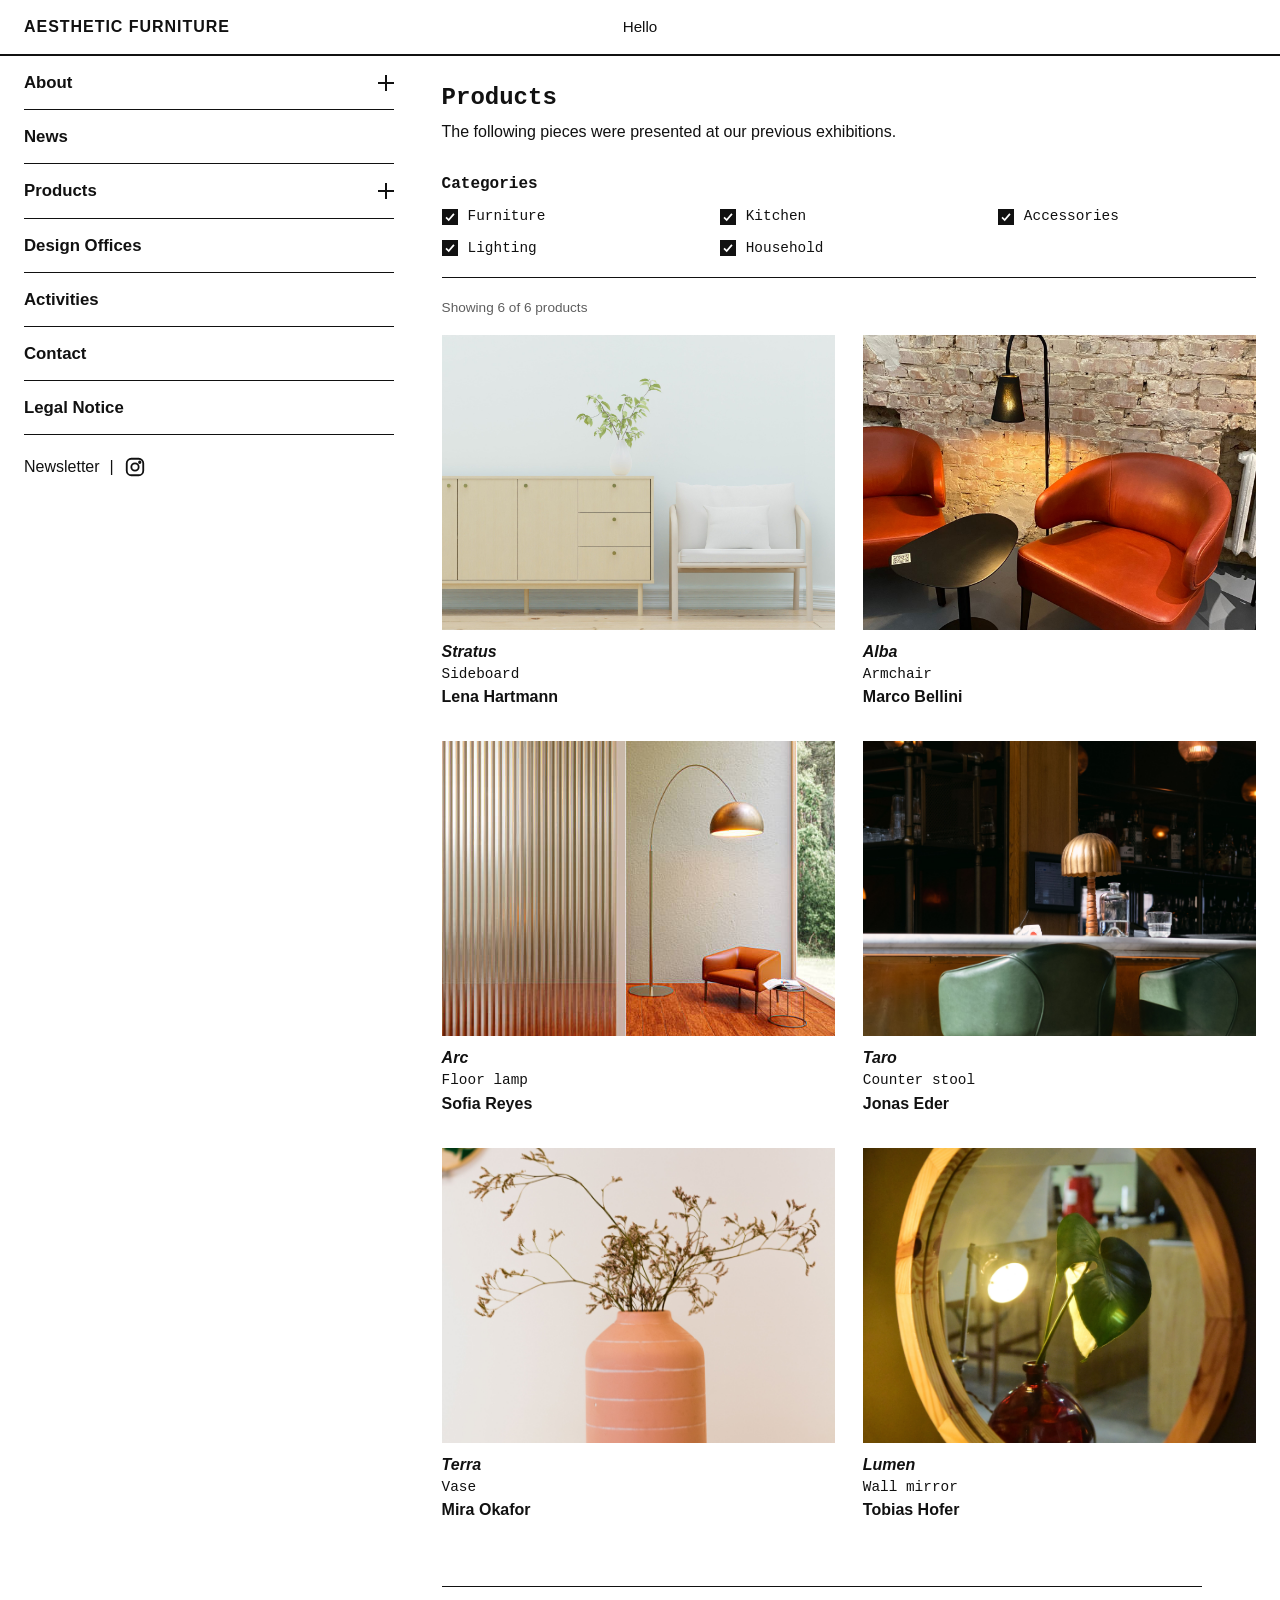
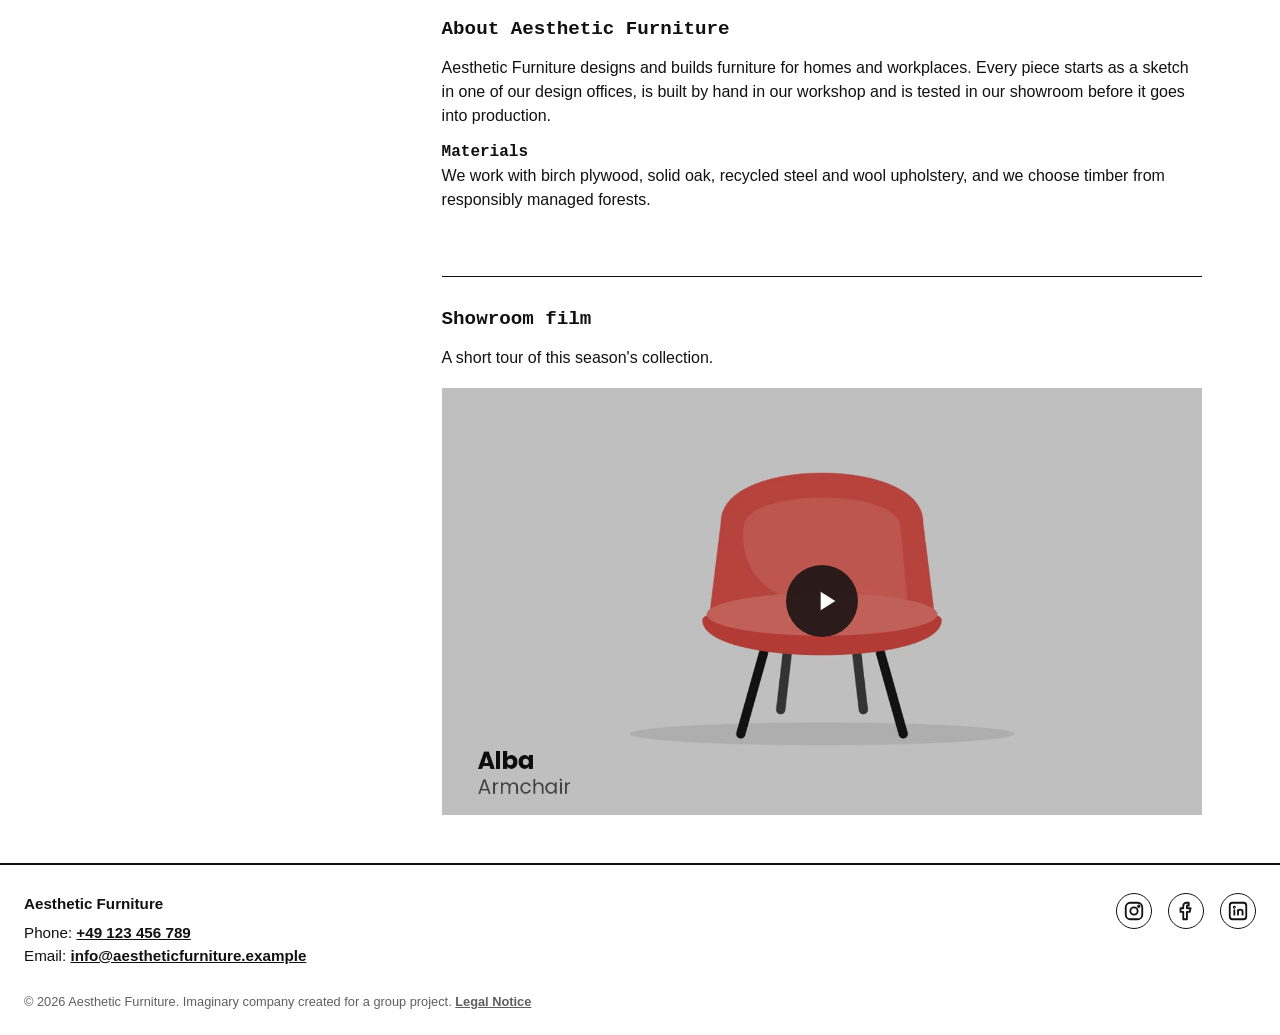
<file: index.html>
<!DOCTYPE html>
<html lang="en">
<head>
  <meta charset="UTF-8">
  <meta name="viewport" content="width=device-width, initial-scale=1.0">
  <title>Products – Aesthetic Furniture</title>
  <link rel="stylesheet" href="style.css">
  <script src="script.js" defer></script>
</head>
<body>

  <header class="site-header">
    <button class="menu-toggle" id="menuToggle" type="button" aria-label="Open menu" aria-controls="sidebarMenu" aria-expanded="false">
      <span class="icon-open" aria-hidden="true">☰</span><span class="icon-close" aria-hidden="true">✕</span>
    </button>
    <a class="logo" href="index.html">AESTHETIC FURNITURE</a>
    <span class="greeting">Hello</span>
  </header>

  <div class="layout">

    <aside class="sidebar" id="sidebarMenu">
      <nav class="nav" aria-label="Main">

        <div class="nav-group">
          <button class="nav-item nav-toggle" type="button" aria-expanded="false" aria-controls="sub-about">About<span class="plus" aria-hidden="true"></span></button>
          <ul class="subnav" id="sub-about" hidden>
            <li><a href="index.html#about">Our story</a></li>
            <li><a href="index.html#materials">Materials</a></li>
            <li><a href="index.html#showroom">Showroom film</a></li>
          </ul>
        </div>

        <a class="nav-item" href="news.html">News</a>

        <div class="nav-group">
          <button class="nav-item nav-toggle active" type="button" aria-expanded="false" aria-controls="sub-products">Products<span class="plus" aria-hidden="true"></span></button>
          <ul class="subnav" id="sub-products" hidden>
            <li><a href="index.html#products">All products</a></li>
            <li><a href="index.html?category=furniture#products">Furniture</a></li>
            <li><a href="index.html?category=lighting#products">Lighting</a></li>
            <li><a href="index.html?category=kitchen#products">Kitchen</a></li>
            <li><a href="index.html?category=household#products">Household</a></li>
            <li><a href="index.html?category=accessories#products">Accessories</a></li>
          </ul>
        </div>

        <a class="nav-item" href="design-offices.html">Design Offices</a>
        <a class="nav-item" href="activities.html">Activities</a>
        <a class="nav-item" href="contact.html">Contact</a>
        <a class="nav-item" href="legal-notice.html">Legal Notice</a>
      </nav>

      <p class="sidebar-extra">
        <a href="contact.html#newsletter">Newsletter</a>
        <span aria-hidden="true">|</span>
        <a href="https://instagram.com" target="_blank" rel="noopener" aria-label="Instagram"><svg viewBox="0 0 24 24" width="22" height="22" fill="none" stroke="currentColor" stroke-width="2" stroke-linecap="round" stroke-linejoin="round" aria-hidden="true"><rect x="3" y="3" width="18" height="18" rx="5"/><circle cx="12" cy="12" r="4"/><circle cx="17.2" cy="6.8" r=".8" fill="currentColor"/></svg></a>
      </p>
    </aside>

    <main class="main" id="main">
      <section id="products" aria-labelledby="products-title">
        <h1 id="products-title">Products</h1>
        <p class="subtitle">The following pieces were presented at our previous exhibitions.</p>

        <fieldset class="filter" id="categoryFilter">
          <legend>Categories</legend>
          <div class="filter-grid">
            <label><input type="checkbox" value="furniture" checked> Furniture</label>
            <label><input type="checkbox" value="kitchen" checked> Kitchen</label>
            <label><input type="checkbox" value="accessories" checked> Accessories</label>
            <label><input type="checkbox" value="lighting" checked> Lighting</label>
            <label><input type="checkbox" value="household" checked> Household</label>
          </div>
        </fieldset>

        <p class="result-count" id="resultCount" aria-live="polite"></p>

        <div class="grid" id="productGrid">
        <article class="card" data-category="furniture">
          <div class="media"><img src="./sideboard.jpg" alt="Birch plywood sideboard with sliding doors" width="500" height="300" loading="lazy"></div>
          <div class="card-info">
            <h3>Stratus</h3>
            <p class="card-type">Sideboard</p>
            <p class="card-designer">Lena Hartmann</p>
          </div>
        </article>
        <article class="card" data-category="furniture">
          <div class="media"><img src="./armchair.jpg" alt="Coral upholstered armchair with black legs" width="500" height="300" loading="lazy"></div>
          <div class="card-info">
            <h3>Alba</h3>
            <p class="card-type">Armchair</p>
            <p class="card-designer">Marco Bellini</p>
          </div>
        </article>
        <article class="card" data-category="lighting">
          <div class="media"><img src="./floor-lamp.jpg" alt="Brass arc floor lamp" width="500" height="300" loading="lazy"></div>
          <div class="card-info">
            <h3>Arc</h3>
            <p class="card-type">Floor lamp</p>
            <p class="card-designer">Sofia Reyes</p>
          </div>
        </article>
        <article class="card" data-category="kitchen">
          <div class="media"><img src="./counter-stool.jpg" alt="Counter stool with sage green seat" width="500" height="300" loading="lazy"></div>
          <div class="card-info">
            <h3>Taro</h3>
            <p class="card-type">Counter stool</p>
            <p class="card-designer">Jonas Eder</p>
          </div>
        </article>
        <article class="card" data-category="household">
          <div class="media"><img src="./vase.jpg" alt="Terracotta vase with dried branches" width="500" height="300" loading="lazy"></div>
          <div class="card-info">
            <h3>Terra</h3>
            <p class="card-type">Vase</p>
            <p class="card-designer">Mira Okafor</p>
          </div>
        </article>
        <article class="card" data-category="accessories">
          <div class="media"><img src="./wall-mirror.jpg" alt="Round wall mirror with oak frame" width="500" height="300" loading="lazy"></div>
          <div class="card-info">
            <h3>Lumen</h3>
            <p class="card-type">Wall mirror</p>
            <p class="card-designer">Tobias Hofer</p>
          </div>
        </article>
        </div>
        <p class="empty" id="emptyState" hidden>No products match. Select at least one category.</p>
      </section>

      <section id="about" class="block" aria-labelledby="about-title">
        <h2 id="about-title">About Aesthetic Furniture</h2>
        <p>Aesthetic Furniture designs and builds furniture for homes and workplaces. Every piece starts as a sketch in one of our design offices, is built by hand in our workshop and is tested in our showroom before it goes into production.</p>
        <h3 id="materials">Materials</h3>
        <p>We work with birch plywood, solid oak, recycled steel and wool upholstery, and we choose timber from responsibly managed forests.</p>
      </section>

      <section id="showroom" class="block" aria-labelledby="showroom-title">
        <h2 id="showroom-title">Showroom film</h2>
        <p>A short tour of this season's collection.</p>
        <button class="video-trigger" id="videoTrigger" type="button" aria-label="Play showroom film">
          <img src="./video-poster.jpg" alt="" width="1280" height="720" loading="lazy">
          <span class="play-badge" aria-hidden="true"><svg viewBox="0 0 24 24" width="28" height="28" fill="currentColor"><path d="M8 5v14l11-7z"/></svg></span>
        </button>
      </section>
    </main>
  </div>

  <footer class="site-footer">
    <div class="footer-inner">
      <div>
        <p class="footer-title">Aesthetic Furniture</p>
        <p>Phone: <a href="tel:+49123456789">+49 123 456 789</a></p>
        <p>Email: <a href="mailto:info@aestheticfurniture.example">info@aestheticfurniture.example</a></p>
      </div>
      <ul class="social" aria-label="Social media">
        <li><a href="https://instagram.com" target="_blank" rel="noopener" aria-label="Instagram"><svg viewBox="0 0 24 24" width="22" height="22" fill="none" stroke="currentColor" stroke-width="2" stroke-linecap="round" stroke-linejoin="round" aria-hidden="true"><rect x="3" y="3" width="18" height="18" rx="5"/><circle cx="12" cy="12" r="4"/><circle cx="17.2" cy="6.8" r=".8" fill="currentColor"/></svg></a></li>
        <li><a href="https://facebook.com" target="_blank" rel="noopener" aria-label="Facebook"><svg viewBox="0 0 24 24" width="22" height="22" fill="none" stroke="currentColor" stroke-width="2" stroke-linecap="round" stroke-linejoin="round" aria-hidden="true"><path d="M15 3h-2.5A3.5 3.5 0 0 0 9 6.5V9H6v4h3v8h4v-8h3l1-4h-4V6.5c0-.3.2-.5.5-.5H15z"/></svg></a></li>
        <li><a href="https://linkedin.com" target="_blank" rel="noopener" aria-label="LinkedIn"><svg viewBox="0 0 24 24" width="22" height="22" fill="none" stroke="currentColor" stroke-width="2" stroke-linecap="round" stroke-linejoin="round" aria-hidden="true"><rect x="3" y="3" width="18" height="18" rx="3"/><line x1="8" y1="11" x2="8" y2="16"/><circle cx="8" cy="8" r=".6"/><path d="M12 16v-5m0 2a2.5 2.5 0 0 1 5 0v3"/></svg></a></li>
      </ul>
    </div>
    <p class="copyright">© 2026 Aesthetic Furniture. Imaginary company created for a group project. <a href="legal-notice.html">Legal Notice</a></p>
  </footer>

  <dialog class="video-modal" id="videoModal" aria-label="Showroom film">
    <button class="modal-close" id="modalClose" type="button" aria-label="Close video">✕</button>
    <video id="modalVideo" controls playsinline preload="none" poster="./video-poster.jpg">
      <source src="showroom.mp4" type="video/mp4">
      Your browser does not support the video tag.
    </video>
  </dialog>

</body>
</html>
</file>
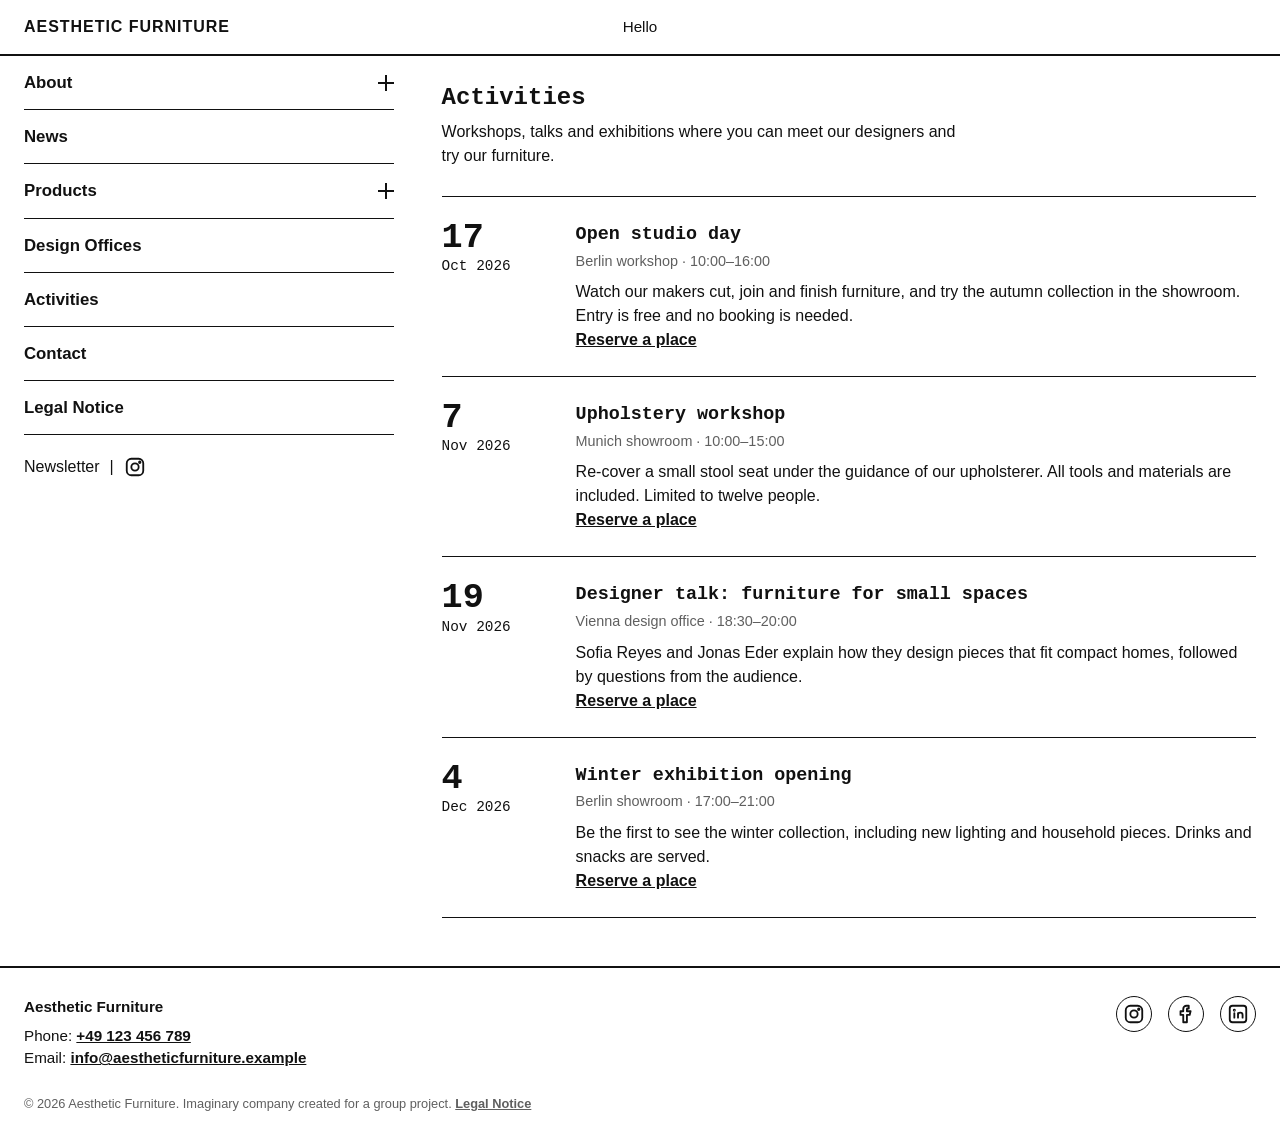
<file: activities.html>
<!DOCTYPE html>
<html lang="en">
<head>
  <meta charset="UTF-8">
  <meta name="viewport" content="width=device-width, initial-scale=1.0">
  <title>Activities – Aesthetic Furniture</title>
  <link rel="stylesheet" href="style.css">
  <script src="script.js" defer></script>
</head>
<body>

  <header class="site-header">
    <button class="menu-toggle" id="menuToggle" type="button" aria-label="Open menu" aria-controls="sidebarMenu" aria-expanded="false">
      <span class="icon-open" aria-hidden="true">☰</span><span class="icon-close" aria-hidden="true">✕</span>
    </button>
    <a class="logo" href="index.html">AESTHETIC FURNITURE</a>
    <span class="greeting">Hello</span>
  </header>

  <div class="layout">

    <aside class="sidebar" id="sidebarMenu">
      <nav class="nav" aria-label="Main">

        <div class="nav-group">
          <button class="nav-item nav-toggle" type="button" aria-expanded="false" aria-controls="sub-about">About<span class="plus" aria-hidden="true"></span></button>
          <ul class="subnav" id="sub-about" hidden>
            <li><a href="index.html#about">Our story</a></li>
            <li><a href="index.html#materials">Materials</a></li>
            <li><a href="index.html#showroom">Showroom film</a></li>
          </ul>
        </div>

        <a class="nav-item" href="news.html">News</a>

        <div class="nav-group">
          <button class="nav-item nav-toggle" type="button" aria-expanded="false" aria-controls="sub-products">Products<span class="plus" aria-hidden="true"></span></button>
          <ul class="subnav" id="sub-products" hidden>
            <li><a href="index.html#products">All products</a></li>
            <li><a href="index.html?category=furniture#products">Furniture</a></li>
            <li><a href="index.html?category=lighting#products">Lighting</a></li>
            <li><a href="index.html?category=kitchen#products">Kitchen</a></li>
            <li><a href="index.html?category=household#products">Household</a></li>
            <li><a href="index.html?category=accessories#products">Accessories</a></li>
          </ul>
        </div>

        <a class="nav-item" href="design-offices.html">Design Offices</a>
        <a class="nav-item active" href="activities.html" aria-current="page">Activities</a>
        <a class="nav-item" href="contact.html">Contact</a>
        <a class="nav-item" href="legal-notice.html">Legal Notice</a>
      </nav>

      <p class="sidebar-extra">
        <a href="contact.html#newsletter">Newsletter</a>
        <span aria-hidden="true">|</span>
        <a href="https://instagram.com" target="_blank" rel="noopener" aria-label="Instagram"><svg viewBox="0 0 24 24" width="22" height="22" fill="none" stroke="currentColor" stroke-width="2" stroke-linecap="round" stroke-linejoin="round" aria-hidden="true"><rect x="3" y="3" width="18" height="18" rx="5"/><circle cx="12" cy="12" r="4"/><circle cx="17.2" cy="6.8" r=".8" fill="currentColor"/></svg></a>
      </p>
    </aside>

    <main class="main" id="main">
      <section aria-labelledby="act-title">
        <h1 id="act-title">Activities</h1>
        <p class="subtitle">Workshops, talks and exhibitions where you can meet our designers and try our furniture.</p>
        <div class="event-list">
        <article class="event">
          <p class="event-date"><time datetime="2026-10-17"><span class="event-day">17</span> Oct 2026</time></p>
          <div>
            <h2>Open studio day</h2>
            <p class="event-meta">Berlin workshop · 10:00–16:00</p>
            <p>Watch our makers cut, join and finish furniture, and try the autumn collection in the showroom. Entry is free and no booking is needed.</p>
            <p><a href="contact.html">Reserve a place</a></p>
          </div>
        </article>
        <article class="event">
          <p class="event-date"><time datetime="2026-11-07"><span class="event-day">7</span> Nov 2026</time></p>
          <div>
            <h2>Upholstery workshop</h2>
            <p class="event-meta">Munich showroom · 10:00–15:00</p>
            <p>Re-cover a small stool seat under the guidance of our upholsterer. All tools and materials are included. Limited to twelve people.</p>
            <p><a href="contact.html">Reserve a place</a></p>
          </div>
        </article>
        <article class="event">
          <p class="event-date"><time datetime="2026-11-19"><span class="event-day">19</span> Nov 2026</time></p>
          <div>
            <h2>Designer talk: furniture for small spaces</h2>
            <p class="event-meta">Vienna design office · 18:30–20:00</p>
            <p>Sofia Reyes and Jonas Eder explain how they design pieces that fit compact homes, followed by questions from the audience.</p>
            <p><a href="contact.html">Reserve a place</a></p>
          </div>
        </article>
        <article class="event">
          <p class="event-date"><time datetime="2026-12-04"><span class="event-day">4</span> Dec 2026</time></p>
          <div>
            <h2>Winter exhibition opening</h2>
            <p class="event-meta">Berlin showroom · 17:00–21:00</p>
            <p>Be the first to see the winter collection, including new lighting and household pieces. Drinks and snacks are served.</p>
            <p><a href="contact.html">Reserve a place</a></p>
          </div>
        </article>
        </div>
      </section>
    </main>
  </div>

  <footer class="site-footer">
    <div class="footer-inner">
      <div>
        <p class="footer-title">Aesthetic Furniture</p>
        <p>Phone: <a href="tel:+49123456789">+49 123 456 789</a></p>
        <p>Email: <a href="mailto:info@aestheticfurniture.example">info@aestheticfurniture.example</a></p>
      </div>
      <ul class="social" aria-label="Social media">
        <li><a href="https://instagram.com" target="_blank" rel="noopener" aria-label="Instagram"><svg viewBox="0 0 24 24" width="22" height="22" fill="none" stroke="currentColor" stroke-width="2" stroke-linecap="round" stroke-linejoin="round" aria-hidden="true"><rect x="3" y="3" width="18" height="18" rx="5"/><circle cx="12" cy="12" r="4"/><circle cx="17.2" cy="6.8" r=".8" fill="currentColor"/></svg></a></li>
        <li><a href="https://facebook.com" target="_blank" rel="noopener" aria-label="Facebook"><svg viewBox="0 0 24 24" width="22" height="22" fill="none" stroke="currentColor" stroke-width="2" stroke-linecap="round" stroke-linejoin="round" aria-hidden="true"><path d="M15 3h-2.5A3.5 3.5 0 0 0 9 6.5V9H6v4h3v8h4v-8h3l1-4h-4V6.5c0-.3.2-.5.5-.5H15z"/></svg></a></li>
        <li><a href="https://linkedin.com" target="_blank" rel="noopener" aria-label="LinkedIn"><svg viewBox="0 0 24 24" width="22" height="22" fill="none" stroke="currentColor" stroke-width="2" stroke-linecap="round" stroke-linejoin="round" aria-hidden="true"><rect x="3" y="3" width="18" height="18" rx="3"/><line x1="8" y1="11" x2="8" y2="16"/><circle cx="8" cy="8" r=".6"/><path d="M12 16v-5m0 2a2.5 2.5 0 0 1 5 0v3"/></svg></a></li>
      </ul>
    </div>
    <p class="copyright">© 2026 Aesthetic Furniture. Imaginary company created for a group project. <a href="legal-notice.html">Legal Notice</a></p>
  </footer>

</body>
</html>
</file>
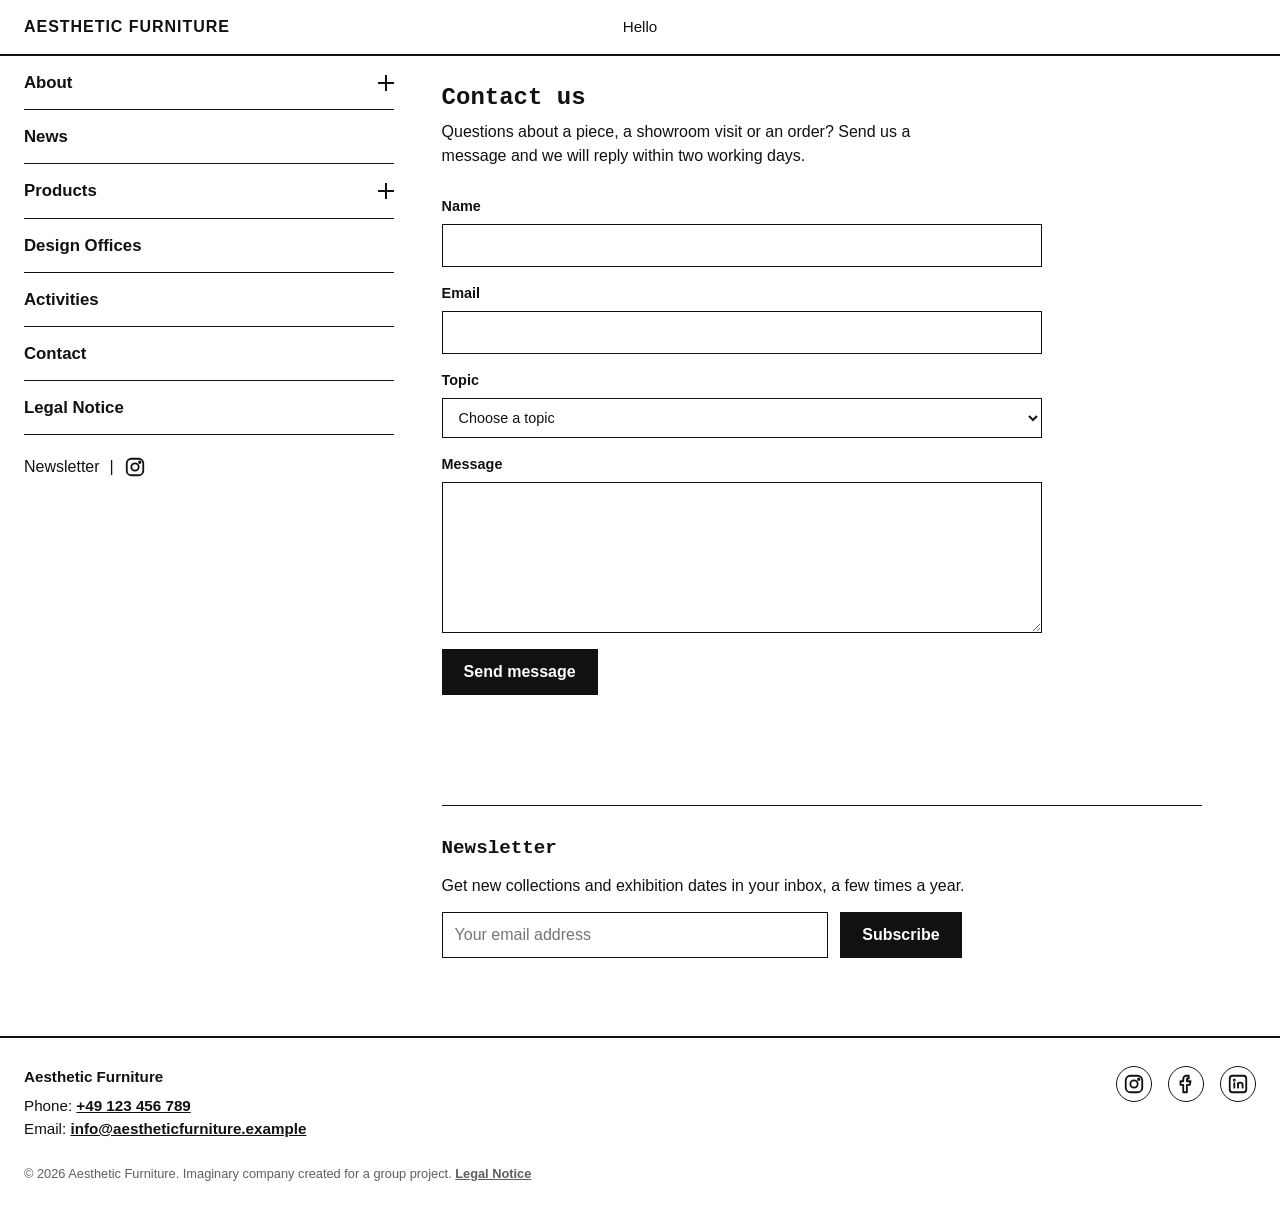
<file: contact.html>
<!DOCTYPE html>
<html lang="en">
<head>
  <meta charset="UTF-8">
  <meta name="viewport" content="width=device-width, initial-scale=1.0">
  <title>Contact – Aesthetic Furniture</title>
  <link rel="stylesheet" href="style.css">
  <script src="script.js" defer></script>
</head>
<body>

  <header class="site-header">
    <button class="menu-toggle" id="menuToggle" type="button" aria-label="Open menu" aria-controls="sidebarMenu" aria-expanded="false">
      <span class="icon-open" aria-hidden="true">☰</span><span class="icon-close" aria-hidden="true">✕</span>
    </button>
    <a class="logo" href="index.html">AESTHETIC FURNITURE</a>
    <span class="greeting">Hello</span>
  </header>

  <div class="layout">

    <aside class="sidebar" id="sidebarMenu">
      <nav class="nav" aria-label="Main">

        <div class="nav-group">
          <button class="nav-item nav-toggle" type="button" aria-expanded="false" aria-controls="sub-about">About<span class="plus" aria-hidden="true"></span></button>
          <ul class="subnav" id="sub-about" hidden>
            <li><a href="index.html#about">Our story</a></li>
            <li><a href="index.html#materials">Materials</a></li>
            <li><a href="index.html#showroom">Showroom film</a></li>
          </ul>
        </div>

        <a class="nav-item" href="news.html">News</a>

        <div class="nav-group">
          <button class="nav-item nav-toggle" type="button" aria-expanded="false" aria-controls="sub-products">Products<span class="plus" aria-hidden="true"></span></button>
          <ul class="subnav" id="sub-products" hidden>
            <li><a href="index.html#products">All products</a></li>
            <li><a href="index.html?category=furniture#products">Furniture</a></li>
            <li><a href="index.html?category=lighting#products">Lighting</a></li>
            <li><a href="index.html?category=kitchen#products">Kitchen</a></li>
            <li><a href="index.html?category=household#products">Household</a></li>
            <li><a href="index.html?category=accessories#products">Accessories</a></li>
          </ul>
        </div>

        <a class="nav-item" href="design-offices.html">Design Offices</a>
        <a class="nav-item" href="activities.html">Activities</a>
        <a class="nav-item active" href="contact.html" aria-current="page">Contact</a>
        <a class="nav-item" href="legal-notice.html">Legal Notice</a>
      </nav>

      <p class="sidebar-extra">
        <a href="contact.html#newsletter">Newsletter</a>
        <span aria-hidden="true">|</span>
        <a href="https://instagram.com" target="_blank" rel="noopener" aria-label="Instagram"><svg viewBox="0 0 24 24" width="22" height="22" fill="none" stroke="currentColor" stroke-width="2" stroke-linecap="round" stroke-linejoin="round" aria-hidden="true"><rect x="3" y="3" width="18" height="18" rx="5"/><circle cx="12" cy="12" r="4"/><circle cx="17.2" cy="6.8" r=".8" fill="currentColor"/></svg></a>
      </p>
    </aside>

    <main class="main" id="main">
      <section aria-labelledby="contact-title">
        <h1 id="contact-title">Contact us</h1>
        <p class="subtitle">Questions about a piece, a showroom visit or an order? Send us a message and we will reply within two working days.</p>

        <form class="form" id="contactForm" novalidate>
          <label>Name
            <input type="text" name="name" autocomplete="name" required>
          </label>
          <label>Email
            <input type="email" name="email" autocomplete="email" required>
          </label>
          <label>Topic
            <select name="topic" required>
              <option value="">Choose a topic</option>
              <option>General enquiry</option>
              <option>Showroom visit</option>
              <option>Workshop booking</option>
              <option>Order support</option>
            </select>
          </label>
          <label>Message
            <textarea name="message" rows="6" required></textarea>
          </label>
          <button type="submit" class="btn">Send message</button>
          <p class="form-status" id="formStatus" role="status"></p>
        </form>
      </section>

      <section id="newsletter" class="block" aria-labelledby="newsletter-title">
        <h2 id="newsletter-title">Newsletter</h2>
        <p>Get new collections and exhibition dates in your inbox, a few times a year.</p>
        <form class="inline-form" id="newsletterForm" novalidate>
          <label class="visually-hidden" for="nlEmail">Email address</label>
          <input id="nlEmail" type="email" name="email" placeholder="Your email address" autocomplete="email" required>
          <button type="submit" class="btn">Subscribe</button>
        </form>
        <p class="form-status" id="newsletterStatus" role="status"></p>
      </section>
    </main>
  </div>

  <footer class="site-footer">
    <div class="footer-inner">
      <div>
        <p class="footer-title">Aesthetic Furniture</p>
        <p>Phone: <a href="tel:+49123456789">+49 123 456 789</a></p>
        <p>Email: <a href="mailto:info@aestheticfurniture.example">info@aestheticfurniture.example</a></p>
      </div>
      <ul class="social" aria-label="Social media">
        <li><a href="https://instagram.com" target="_blank" rel="noopener" aria-label="Instagram"><svg viewBox="0 0 24 24" width="22" height="22" fill="none" stroke="currentColor" stroke-width="2" stroke-linecap="round" stroke-linejoin="round" aria-hidden="true"><rect x="3" y="3" width="18" height="18" rx="5"/><circle cx="12" cy="12" r="4"/><circle cx="17.2" cy="6.8" r=".8" fill="currentColor"/></svg></a></li>
        <li><a href="https://facebook.com" target="_blank" rel="noopener" aria-label="Facebook"><svg viewBox="0 0 24 24" width="22" height="22" fill="none" stroke="currentColor" stroke-width="2" stroke-linecap="round" stroke-linejoin="round" aria-hidden="true"><path d="M15 3h-2.5A3.5 3.5 0 0 0 9 6.5V9H6v4h3v8h4v-8h3l1-4h-4V6.5c0-.3.2-.5.5-.5H15z"/></svg></a></li>
        <li><a href="https://linkedin.com" target="_blank" rel="noopener" aria-label="LinkedIn"><svg viewBox="0 0 24 24" width="22" height="22" fill="none" stroke="currentColor" stroke-width="2" stroke-linecap="round" stroke-linejoin="round" aria-hidden="true"><rect x="3" y="3" width="18" height="18" rx="3"/><line x1="8" y1="11" x2="8" y2="16"/><circle cx="8" cy="8" r=".6"/><path d="M12 16v-5m0 2a2.5 2.5 0 0 1 5 0v3"/></svg></a></li>
      </ul>
    </div>
    <p class="copyright">© 2026 Aesthetic Furniture. Imaginary company created for a group project. <a href="legal-notice.html">Legal Notice</a></p>
  </footer>

</body>
</html>
</file>
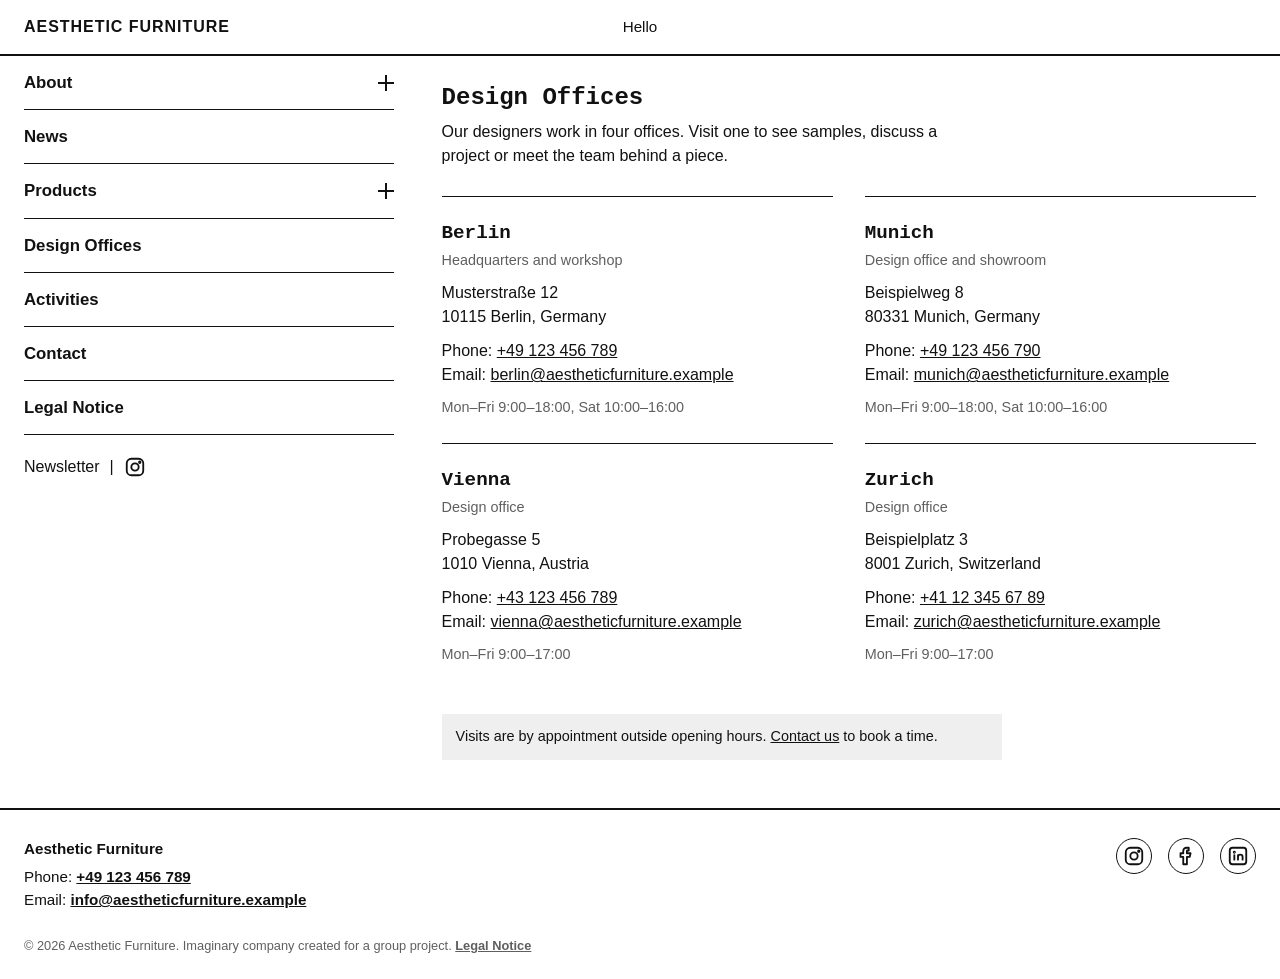
<file: design-offices.html>
<!DOCTYPE html>
<html lang="en">
<head>
  <meta charset="UTF-8">
  <meta name="viewport" content="width=device-width, initial-scale=1.0">
  <title>Design Offices – Aesthetic Furniture</title>
  <link rel="stylesheet" href="style.css">
  <script src="script.js" defer></script>
</head>
<body>

  <header class="site-header">
    <button class="menu-toggle" id="menuToggle" type="button" aria-label="Open menu" aria-controls="sidebarMenu" aria-expanded="false">
      <span class="icon-open" aria-hidden="true">☰</span><span class="icon-close" aria-hidden="true">✕</span>
    </button>
    <a class="logo" href="index.html">AESTHETIC FURNITURE</a>
    <span class="greeting">Hello</span>
  </header>

  <div class="layout">

    <aside class="sidebar" id="sidebarMenu">
      <nav class="nav" aria-label="Main">

        <div class="nav-group">
          <button class="nav-item nav-toggle" type="button" aria-expanded="false" aria-controls="sub-about">About<span class="plus" aria-hidden="true"></span></button>
          <ul class="subnav" id="sub-about" hidden>
            <li><a href="index.html#about">Our story</a></li>
            <li><a href="index.html#materials">Materials</a></li>
            <li><a href="index.html#showroom">Showroom film</a></li>
          </ul>
        </div>

        <a class="nav-item" href="news.html">News</a>

        <div class="nav-group">
          <button class="nav-item nav-toggle" type="button" aria-expanded="false" aria-controls="sub-products">Products<span class="plus" aria-hidden="true"></span></button>
          <ul class="subnav" id="sub-products" hidden>
            <li><a href="index.html#products">All products</a></li>
            <li><a href="index.html?category=furniture#products">Furniture</a></li>
            <li><a href="index.html?category=lighting#products">Lighting</a></li>
            <li><a href="index.html?category=kitchen#products">Kitchen</a></li>
            <li><a href="index.html?category=household#products">Household</a></li>
            <li><a href="index.html?category=accessories#products">Accessories</a></li>
          </ul>
        </div>

        <a class="nav-item active" href="design-offices.html" aria-current="page">Design Offices</a>
        <a class="nav-item" href="activities.html">Activities</a>
        <a class="nav-item" href="contact.html">Contact</a>
        <a class="nav-item" href="legal-notice.html">Legal Notice</a>
      </nav>

      <p class="sidebar-extra">
        <a href="contact.html#newsletter">Newsletter</a>
        <span aria-hidden="true">|</span>
        <a href="https://instagram.com" target="_blank" rel="noopener" aria-label="Instagram"><svg viewBox="0 0 24 24" width="22" height="22" fill="none" stroke="currentColor" stroke-width="2" stroke-linecap="round" stroke-linejoin="round" aria-hidden="true"><rect x="3" y="3" width="18" height="18" rx="5"/><circle cx="12" cy="12" r="4"/><circle cx="17.2" cy="6.8" r=".8" fill="currentColor"/></svg></a>
      </p>
    </aside>

    <main class="main" id="main">
      <section aria-labelledby="offices-title">
        <h1 id="offices-title">Design Offices</h1>
        <p class="subtitle">Our designers work in four offices. Visit one to see samples, discuss a project or meet the team behind a piece.</p>
        <div class="office-grid">
        <article class="office">
          <h2>Berlin</h2>
          <p class="office-tag">Headquarters and workshop</p>
          <address>
            Musterstraße 12<br>10115 Berlin, Germany
          </address>
          <p>Phone: <a href="tel:+49123456789">+49 123 456 789</a></p>
          <p>Email: <a href="mailto:berlin@aestheticfurniture.example">berlin@aestheticfurniture.example</a></p>
          <p class="office-hours">Mon–Fri 9:00–18:00, Sat 10:00–16:00</p>
        </article>
        <article class="office">
          <h2>Munich</h2>
          <p class="office-tag">Design office and showroom</p>
          <address>
            Beispielweg 8<br>80331 Munich, Germany
          </address>
          <p>Phone: <a href="tel:+49123456790">+49 123 456 790</a></p>
          <p>Email: <a href="mailto:munich@aestheticfurniture.example">munich@aestheticfurniture.example</a></p>
          <p class="office-hours">Mon–Fri 9:00–18:00, Sat 10:00–16:00</p>
        </article>
        <article class="office">
          <h2>Vienna</h2>
          <p class="office-tag">Design office</p>
          <address>
            Probegasse 5<br>1010 Vienna, Austria
          </address>
          <p>Phone: <a href="tel:+43123456789">+43 123 456 789</a></p>
          <p>Email: <a href="mailto:vienna@aestheticfurniture.example">vienna@aestheticfurniture.example</a></p>
          <p class="office-hours">Mon–Fri 9:00–17:00</p>
        </article>
        <article class="office">
          <h2>Zurich</h2>
          <p class="office-tag">Design office</p>
          <address>
            Beispielplatz 3<br>8001 Zurich, Switzerland
          </address>
          <p>Phone: <a href="tel:+41123456789">+41 12 345 67 89</a></p>
          <p>Email: <a href="mailto:zurich@aestheticfurniture.example">zurich@aestheticfurniture.example</a></p>
          <p class="office-hours">Mon–Fri 9:00–17:00</p>
        </article>
        </div>
        <p class="note">Visits are by appointment outside opening hours. <a href="contact.html">Contact us</a> to book a time.</p>
      </section>
    </main>
  </div>

  <footer class="site-footer">
    <div class="footer-inner">
      <div>
        <p class="footer-title">Aesthetic Furniture</p>
        <p>Phone: <a href="tel:+49123456789">+49 123 456 789</a></p>
        <p>Email: <a href="mailto:info@aestheticfurniture.example">info@aestheticfurniture.example</a></p>
      </div>
      <ul class="social" aria-label="Social media">
        <li><a href="https://instagram.com" target="_blank" rel="noopener" aria-label="Instagram"><svg viewBox="0 0 24 24" width="22" height="22" fill="none" stroke="currentColor" stroke-width="2" stroke-linecap="round" stroke-linejoin="round" aria-hidden="true"><rect x="3" y="3" width="18" height="18" rx="5"/><circle cx="12" cy="12" r="4"/><circle cx="17.2" cy="6.8" r=".8" fill="currentColor"/></svg></a></li>
        <li><a href="https://facebook.com" target="_blank" rel="noopener" aria-label="Facebook"><svg viewBox="0 0 24 24" width="22" height="22" fill="none" stroke="currentColor" stroke-width="2" stroke-linecap="round" stroke-linejoin="round" aria-hidden="true"><path d="M15 3h-2.5A3.5 3.5 0 0 0 9 6.5V9H6v4h3v8h4v-8h3l1-4h-4V6.5c0-.3.2-.5.5-.5H15z"/></svg></a></li>
        <li><a href="https://linkedin.com" target="_blank" rel="noopener" aria-label="LinkedIn"><svg viewBox="0 0 24 24" width="22" height="22" fill="none" stroke="currentColor" stroke-width="2" stroke-linecap="round" stroke-linejoin="round" aria-hidden="true"><rect x="3" y="3" width="18" height="18" rx="3"/><line x1="8" y1="11" x2="8" y2="16"/><circle cx="8" cy="8" r=".6"/><path d="M12 16v-5m0 2a2.5 2.5 0 0 1 5 0v3"/></svg></a></li>
      </ul>
    </div>
    <p class="copyright">© 2026 Aesthetic Furniture. Imaginary company created for a group project. <a href="legal-notice.html">Legal Notice</a></p>
  </footer>

</body>
</html>
</file>
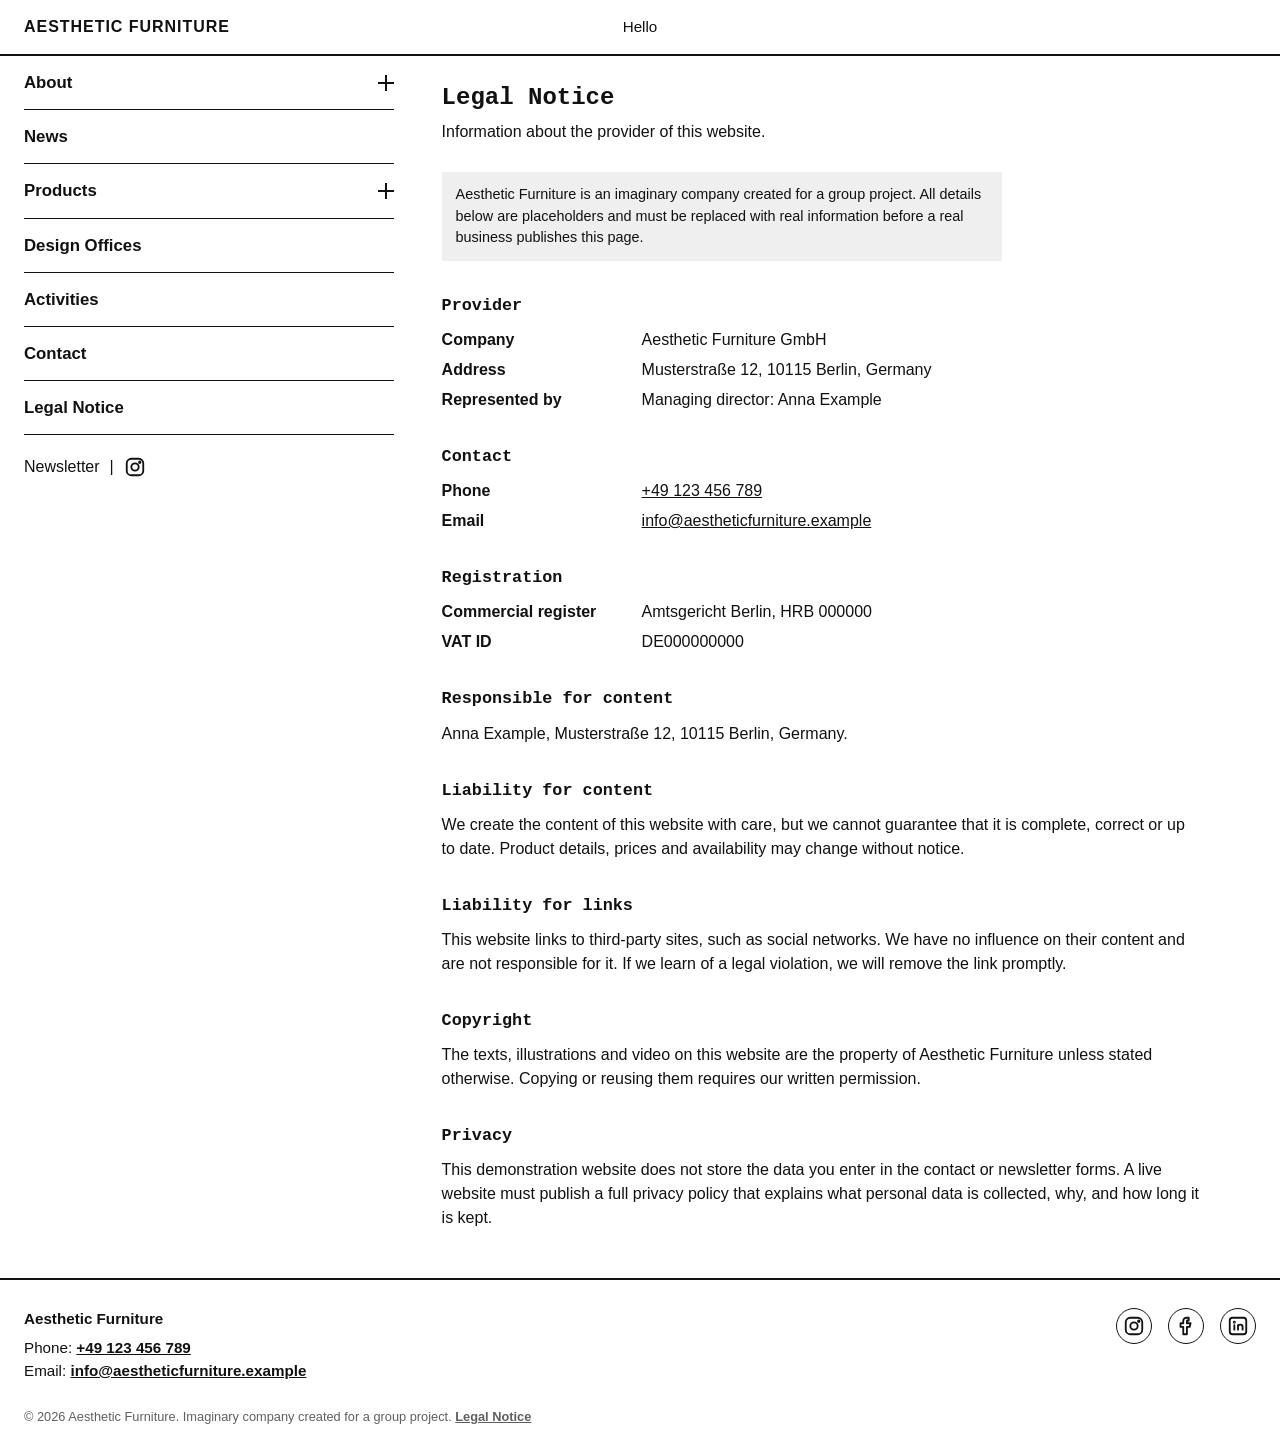
<file: legal-notice.html>
<!DOCTYPE html>
<html lang="en">
<head>
  <meta charset="UTF-8">
  <meta name="viewport" content="width=device-width, initial-scale=1.0">
  <title>Legal Notice – Aesthetic Furniture</title>
  <link rel="stylesheet" href="style.css">
  <script src="script.js" defer></script>
</head>
<body>

  <header class="site-header">
    <button class="menu-toggle" id="menuToggle" type="button" aria-label="Open menu" aria-controls="sidebarMenu" aria-expanded="false">
      <span class="icon-open" aria-hidden="true">☰</span><span class="icon-close" aria-hidden="true">✕</span>
    </button>
    <a class="logo" href="index.html">AESTHETIC FURNITURE</a>
    <span class="greeting">Hello</span>
  </header>

  <div class="layout">

    <aside class="sidebar" id="sidebarMenu">
      <nav class="nav" aria-label="Main">

        <div class="nav-group">
          <button class="nav-item nav-toggle" type="button" aria-expanded="false" aria-controls="sub-about">About<span class="plus" aria-hidden="true"></span></button>
          <ul class="subnav" id="sub-about" hidden>
            <li><a href="index.html#about">Our story</a></li>
            <li><a href="index.html#materials">Materials</a></li>
            <li><a href="index.html#showroom">Showroom film</a></li>
          </ul>
        </div>

        <a class="nav-item" href="news.html">News</a>

        <div class="nav-group">
          <button class="nav-item nav-toggle" type="button" aria-expanded="false" aria-controls="sub-products">Products<span class="plus" aria-hidden="true"></span></button>
          <ul class="subnav" id="sub-products" hidden>
            <li><a href="index.html#products">All products</a></li>
            <li><a href="index.html?category=furniture#products">Furniture</a></li>
            <li><a href="index.html?category=lighting#products">Lighting</a></li>
            <li><a href="index.html?category=kitchen#products">Kitchen</a></li>
            <li><a href="index.html?category=household#products">Household</a></li>
            <li><a href="index.html?category=accessories#products">Accessories</a></li>
          </ul>
        </div>

        <a class="nav-item" href="design-offices.html">Design Offices</a>
        <a class="nav-item" href="activities.html">Activities</a>
        <a class="nav-item" href="contact.html">Contact</a>
        <a class="nav-item active" href="legal-notice.html" aria-current="page">Legal Notice</a>
      </nav>

      <p class="sidebar-extra">
        <a href="contact.html#newsletter">Newsletter</a>
        <span aria-hidden="true">|</span>
        <a href="https://instagram.com" target="_blank" rel="noopener" aria-label="Instagram"><svg viewBox="0 0 24 24" width="22" height="22" fill="none" stroke="currentColor" stroke-width="2" stroke-linecap="round" stroke-linejoin="round" aria-hidden="true"><rect x="3" y="3" width="18" height="18" rx="5"/><circle cx="12" cy="12" r="4"/><circle cx="17.2" cy="6.8" r=".8" fill="currentColor"/></svg></a>
      </p>
    </aside>

    <main class="main" id="main">
      <section aria-labelledby="legal-title" class="legal">
        <h1 id="legal-title">Legal Notice</h1>
        <p class="subtitle">Information about the provider of this website.</p>
        <p class="note">Aesthetic Furniture is an imaginary company created for a group project. All details below are placeholders and must be replaced with real information before a real business publishes this page.</p>

        <h2>Provider</h2>
        <dl>
          <dt>Company</dt><dd>Aesthetic Furniture GmbH</dd>
          <dt>Address</dt><dd>Musterstraße 12, 10115 Berlin, Germany</dd>
          <dt>Represented by</dt><dd>Managing director: Anna Example</dd>
        </dl>

        <h2>Contact</h2>
        <dl>
          <dt>Phone</dt><dd><a href="tel:+49123456789">+49 123 456 789</a></dd>
          <dt>Email</dt><dd><a href="mailto:info@aestheticfurniture.example">info@aestheticfurniture.example</a></dd>
        </dl>

        <h2>Registration</h2>
        <dl>
          <dt>Commercial register</dt><dd>Amtsgericht Berlin, HRB 000000</dd>
          <dt>VAT ID</dt><dd>DE000000000</dd>
        </dl>

        <h2>Responsible for content</h2>
        <p>Anna Example, Musterstraße 12, 10115 Berlin, Germany.</p>

        <h2>Liability for content</h2>
        <p>We create the content of this website with care, but we cannot guarantee that it is complete, correct or up to date. Product details, prices and availability may change without notice.</p>

        <h2>Liability for links</h2>
        <p>This website links to third-party sites, such as social networks. We have no influence on their content and are not responsible for it. If we learn of a legal violation, we will remove the link promptly.</p>

        <h2>Copyright</h2>
        <p>The texts, illustrations and video on this website are the property of Aesthetic Furniture unless stated otherwise. Copying or reusing them requires our written permission.</p>

        <h2>Privacy</h2>
        <p>This demonstration website does not store the data you enter in the contact or newsletter forms. A live website must publish a full privacy policy that explains what personal data is collected, why, and how long it is kept.</p>
      </section>
    </main>
  </div>

  <footer class="site-footer">
    <div class="footer-inner">
      <div>
        <p class="footer-title">Aesthetic Furniture</p>
        <p>Phone: <a href="tel:+49123456789">+49 123 456 789</a></p>
        <p>Email: <a href="mailto:info@aestheticfurniture.example">info@aestheticfurniture.example</a></p>
      </div>
      <ul class="social" aria-label="Social media">
        <li><a href="https://instagram.com" target="_blank" rel="noopener" aria-label="Instagram"><svg viewBox="0 0 24 24" width="22" height="22" fill="none" stroke="currentColor" stroke-width="2" stroke-linecap="round" stroke-linejoin="round" aria-hidden="true"><rect x="3" y="3" width="18" height="18" rx="5"/><circle cx="12" cy="12" r="4"/><circle cx="17.2" cy="6.8" r=".8" fill="currentColor"/></svg></a></li>
        <li><a href="https://facebook.com" target="_blank" rel="noopener" aria-label="Facebook"><svg viewBox="0 0 24 24" width="22" height="22" fill="none" stroke="currentColor" stroke-width="2" stroke-linecap="round" stroke-linejoin="round" aria-hidden="true"><path d="M15 3h-2.5A3.5 3.5 0 0 0 9 6.5V9H6v4h3v8h4v-8h3l1-4h-4V6.5c0-.3.2-.5.5-.5H15z"/></svg></a></li>
        <li><a href="https://linkedin.com" target="_blank" rel="noopener" aria-label="LinkedIn"><svg viewBox="0 0 24 24" width="22" height="22" fill="none" stroke="currentColor" stroke-width="2" stroke-linecap="round" stroke-linejoin="round" aria-hidden="true"><rect x="3" y="3" width="18" height="18" rx="3"/><line x1="8" y1="11" x2="8" y2="16"/><circle cx="8" cy="8" r=".6"/><path d="M12 16v-5m0 2a2.5 2.5 0 0 1 5 0v3"/></svg></a></li>
      </ul>
    </div>
    <p class="copyright">© 2026 Aesthetic Furniture. Imaginary company created for a group project. <a href="legal-notice.html">Legal Notice</a></p>
  </footer>

</body>
</html>
</file>
<file: style.css>
/* ---------- Tokens ---------- */
:root {
  --ink: #111;
  --paper: #fff;
  --muted: #5f5f5f;
  --soft: #efefef;
  --header-h: 56px;
  --mono: ui-monospace, "SFMono-Regular", Menlo, Consolas, "Liberation Mono", monospace;
  --sans: -apple-system, BlinkMacSystemFont, "Segoe UI", Roboto, Helvetica, Arial, sans-serif;
}

*, *::before, *::after { box-sizing: border-box; }
html { scroll-behavior: smooth; scroll-padding-top: calc(var(--header-h) + 16px); }
body { margin: 0; background: var(--paper); color: var(--ink); font-family: var(--sans); line-height: 1.5; }
body.no-scroll { overflow: hidden; }

img { display: block; max-width: 100%; height: auto; }
a { color: inherit; }
h1, h2, h3, p, ul { margin: 0; padding: 0; }
ul { list-style: none; }
button { font: inherit; color: inherit; }
:focus-visible { outline: 3px solid #2563eb; outline-offset: 2px; }
.visually-hidden { position: absolute; width: 1px; height: 1px; overflow: hidden; clip: rect(0 0 0 0); white-space: nowrap; }

/* ---------- Header ---------- */
.site-header {
  display: grid; grid-template-columns: 1fr auto 1fr; align-items: center;
  min-height: var(--header-h); padding: 0 24px;
  background: var(--paper); border-bottom: 2px solid var(--ink);
  position: sticky; top: 0; z-index: 90;
}
.logo { font-weight: 800; letter-spacing: .06em; text-decoration: none; }
.greeting { justify-self: end; font-size: .95rem; }
.menu-toggle { display: none; justify-self: start; background: none; border: 0; padding: 4px 6px; font-size: 1.6rem; line-height: 1; cursor: pointer; }
.menu-toggle .icon-close { display: none; }
.menu-toggle[aria-expanded="true"] .icon-open { display: none; }
.menu-toggle[aria-expanded="true"] .icon-close { display: inline; }

/* ---------- Layout ---------- */
.layout {
  display: grid; grid-template-columns: minmax(240px, 30%) 1fr; gap: 48px;
  padding: 0 24px; max-width: 1400px; margin: 0 auto;
}
.sidebar { align-self: start; position: sticky; top: var(--header-h); padding: 0 0 32px; }
.main { min-width: 0; padding: 24px 0 48px; }

/* ---------- Navigation ---------- */
.nav-item {
  display: flex; justify-content: space-between; align-items: center; width: 100%;
  padding: 14px 0; background: none; border: 0; border-bottom: 1px solid var(--ink);
  font-size: 1.05rem; font-weight: 600; text-align: left; text-decoration: none; cursor: pointer;
}
.nav-item.active { font-weight: 800; }
.nav-item:hover { text-decoration: underline; text-underline-offset: 4px; }

.plus { position: relative; width: 16px; height: 16px; flex: none; }
.plus::before, .plus::after { content: ""; position: absolute; background: var(--ink); }
.plus::before { left: 0; right: 0; top: 7px; height: 2px; }
.plus::after  { top: 0; bottom: 0; left: 7px; width: 2px; transition: transform .2s ease; }
.nav-toggle[aria-expanded="true"] .plus::after { transform: scaleY(0); }

.subnav { padding: 6px 0 10px 16px; border-bottom: 1px solid var(--ink); }
.subnav[hidden] { display: none; }
.subnav a { display: block; padding: 6px 0; text-decoration: none; }
.subnav a:hover { text-decoration: underline; text-underline-offset: 3px; }

.sidebar-extra { display: flex; align-items: center; gap: 10px; margin-top: 20px; }
.sidebar-extra a { display: inline-flex; text-decoration: none; }

/* ---------- Page content ---------- */
h1 { font-family: var(--mono); font-size: 1.5rem; margin-bottom: 4px; }
.subtitle { max-width: 60ch; margin-bottom: 28px; }
h2 { font-family: var(--mono); font-size: 1.2rem; margin-bottom: 12px; }
h3 { font-size: 1rem; }

.filter { margin: 0 0 20px; padding: 0 0 18px; border: 0; border-bottom: 1px solid var(--ink); }
.filter legend { padding: 0; margin-bottom: 10px; font-family: var(--mono); font-weight: 700; }
.filter-grid { display: grid; grid-template-columns: repeat(3, 1fr); gap: 10px 20px; font-family: var(--mono); font-size: .9rem; }
.filter-grid label { display: flex; align-items: center; gap: 10px; cursor: pointer; }
.filter-grid input {
  appearance: none; width: 16px; height: 16px; margin: 0; flex: none;
  border: 1.5px solid var(--ink); background: var(--paper); cursor: pointer;
}
.filter-grid input:checked { background: var(--ink) url("data:image/svg+xml,%3Csvg xmlns='http://www.w3.org/2000/svg' viewBox='0 0 16 16'%3E%3Cpath d='M3.5 8.5l3 3 6-7' fill='none' stroke='%23fff' stroke-width='2'/%3E%3C/svg%3E") center / 100% no-repeat; }

.result-count { font-size: .85rem; color: var(--muted); margin-bottom: 16px; }

.grid { display: grid; grid-template-columns: repeat(auto-fill, minmax(270px, 1fr)); gap: 32px 28px; }
.card[hidden] { display: none; }
.media { background: var(--soft); aspect-ratio: 4 / 3; overflow: hidden; }
.media img { width: 100%; height: 100%; object-fit: cover; }
.card-info { margin-top: 10px; }
.card-info h3 { font-style: italic; font-weight: 800; }
.card-type { font-family: var(--mono); font-size: .9rem; }
.card-designer { font-weight: 700; }
.empty { padding: 24px 0; color: var(--muted); }

.block { margin-top: 64px; padding-top: 28px; border-top: 1px solid var(--ink); max-width: 760px; }
.block p + p, .block h3 { margin-top: 12px; }
.block h3 { font-family: var(--mono); font-size: 1rem; }

/* ---------- Video ---------- */
.video-trigger {
  position: relative; display: block; width: 100%; margin-top: 18px; padding: 0;
  aspect-ratio: 16 / 9; border: 0; background: #111; cursor: pointer; overflow: hidden;
}
.video-trigger img { width: 100%; height: 100%; object-fit: cover; }
.play-badge {
  position: absolute; inset: 0; display: flex; align-items: center; justify-content: center;
  background: rgba(0,0,0,.2); color: #fff; transition: background .2s ease;
}
.play-badge svg { width: 72px; height: 72px; padding: 20px 16px 20px 24px; border-radius: 50%; background: rgba(17,17,17,.85); }
.video-trigger:hover .play-badge, .video-trigger:focus-visible .play-badge { background: rgba(0,0,0,.4); }

.video-modal { width: min(92vw, 960px); padding: 0; border: 0; background: #000; overflow: visible; }
.video-modal::backdrop { background: rgba(0,0,0,.85); }
.video-modal video { display: block; width: 100%; aspect-ratio: 16 / 9; background: #000; }
.modal-close { position: absolute; top: -44px; right: 0; padding: 4px 8px; background: none; border: 0; color: #fff; font-size: 1.75rem; line-height: 1; cursor: pointer; }

/* ---------- Forms ---------- */
.form { display: flex; flex-direction: column; gap: 16px; max-width: 600px; }
.form label { display: flex; flex-direction: column; gap: 6px; font-weight: 600; font-size: .9rem; }
.form input, .form select, .form textarea, .inline-form input {
  width: 100%; padding: 10px 12px; border: 1px solid var(--ink); border-radius: 0;
  font: inherit; font-weight: 400; background: var(--paper); color: var(--ink);
}
.form textarea { resize: vertical; }
[aria-invalid="true"] { border-color: #b91c1c !important; box-shadow: 0 0 0 1px #b91c1c; }
.inline-form { display: flex; gap: 12px; max-width: 520px; margin-top: 14px; }
.btn { padding: 11px 22px; background: var(--ink); color: #fff; border: 0; font-weight: 700; cursor: pointer; white-space: nowrap; }
.btn:hover { background: #333; }
.form .btn { align-self: flex-start; }
.form-status { min-height: 1.5em; margin-top: 8px; font-size: .9rem; }
.form-status.error { color: #b91c1c; }
.form-status.ok { color: #166534; }

/* ---------- Footer ---------- */
.site-footer { border-top: 2px solid var(--ink); padding: 28px 24px 24px; font-size: .95rem; }
.footer-inner { display: flex; justify-content: space-between; align-items: flex-start; gap: 24px; flex-wrap: wrap; max-width: 1400px; margin: 0 auto; }
.footer-title { font-weight: 800; margin-bottom: 6px; }
.site-footer a { font-weight: 600; }
.social { display: flex; gap: 16px; }
.social a { display: inline-flex; padding: 6px; border: 1px solid var(--ink); border-radius: 50%; text-decoration: none; }
.social a:hover { background: var(--ink); color: #fff; }
.copyright { max-width: 1400px; margin: 24px auto 0; font-size: .8rem; color: var(--muted); }

/* ---------- Mobile ---------- */
@media (max-width: 767px) {
  .site-header { padding: 0 16px; }
  .menu-toggle { display: block; }

  .layout { display: block; padding: 0 16px; }
  .sidebar {
    position: fixed; inset: var(--header-h) 0 0 0; z-index: 80;
    padding: 12px 16px 32px; overflow-y: auto; background: var(--paper);
    transform: translateX(-100%); visibility: hidden;
    transition: transform .25s ease, visibility 0s linear .25s;
  }
  .sidebar.open { transform: none; visibility: visible; transition: transform .25s ease; }
  .nav-item { font-size: 1.1rem; }

  .filter-grid { grid-template-columns: repeat(2, 1fr); }
  .grid { grid-template-columns: repeat(2, 1fr); gap: 24px 14px; }
  .card-info, .card-type { font-size: .85rem; }
  .inline-form { flex-direction: column; }
  .footer-inner { flex-direction: column; }
}

@media (prefers-reduced-motion: reduce) {
  html { scroll-behavior: auto; }
  .sidebar, .sidebar.open, .plus::after, .play-badge { transition: none; }
}

/* ---------- Extra pages: logo, news, offices, activities, legal ---------- */
.copyright a { color: inherit; }

.news-list { display: flex; flex-direction: column; gap: 40px; max-width: 900px; }
.news-item { display: grid; grid-template-columns: minmax(180px, 280px) 1fr; gap: 28px; padding-top: 28px; border-top: 1px solid var(--ink); }
.news-media { background: var(--soft); aspect-ratio: 4 / 3; overflow: hidden; align-self: start; }
.news-media img { width: 100%; height: 100%; object-fit: cover; }
.news-date { font-family: var(--mono); font-size: .85rem; color: var(--muted); }
.news-text h2 { margin: 4px 0 8px; font-size: 1.15rem; }

.office-grid { display: grid; grid-template-columns: repeat(auto-fill, minmax(260px, 1fr)); gap: 0 32px; max-width: 900px; }
.office { padding: 22px 0 24px; border-top: 1px solid var(--ink); }
.office h2 { margin-bottom: 2px; }
.office-tag { font-size: .9rem; color: var(--muted); margin-bottom: 10px; }
.office address { font-style: normal; margin-bottom: 10px; }
.office-hours { margin-top: 10px; font-size: .9rem; color: var(--muted); }
.note { max-width: 70ch; margin-top: 24px; padding: 12px 14px; background: var(--soft); font-size: .9rem; }

.event-list { max-width: 900px; }
.event { display: grid; grid-template-columns: 110px 1fr; gap: 24px; padding: 24px 0; border-top: 1px solid var(--ink); }
.event:last-child { border-bottom: 1px solid var(--ink); }
.event-date { font-family: var(--mono); font-size: .9rem; }
.event-day { display: block; font-size: 2.2rem; font-weight: 700; line-height: 1; }
.event h2 { margin-bottom: 2px; font-size: 1.15rem; }
.event-meta { font-size: .9rem; color: var(--muted); margin-bottom: 8px; }
.event p a { font-weight: 700; }

.legal { max-width: 760px; }
.legal h2 { margin: 32px 0 10px; font-size: 1.05rem; }
.legal dl { display: grid; grid-template-columns: 180px 1fr; gap: 6px 20px; margin: 0; }
.legal dt { font-weight: 700; }
.legal dd { margin: 0; }

@media (max-width: 767px) {
  .logo { font-size: .85rem; letter-spacing: .03em; }
  .greeting { font-size: .9rem; }
  .news-item { grid-template-columns: 1fr; gap: 14px; }
  .event { grid-template-columns: 78px 1fr; gap: 16px; }
  .event-day { font-size: 1.8rem; }
  .legal dl { grid-template-columns: 1fr; gap: 2px; }
  .legal dd { margin-bottom: 10px; }
}
</file>
